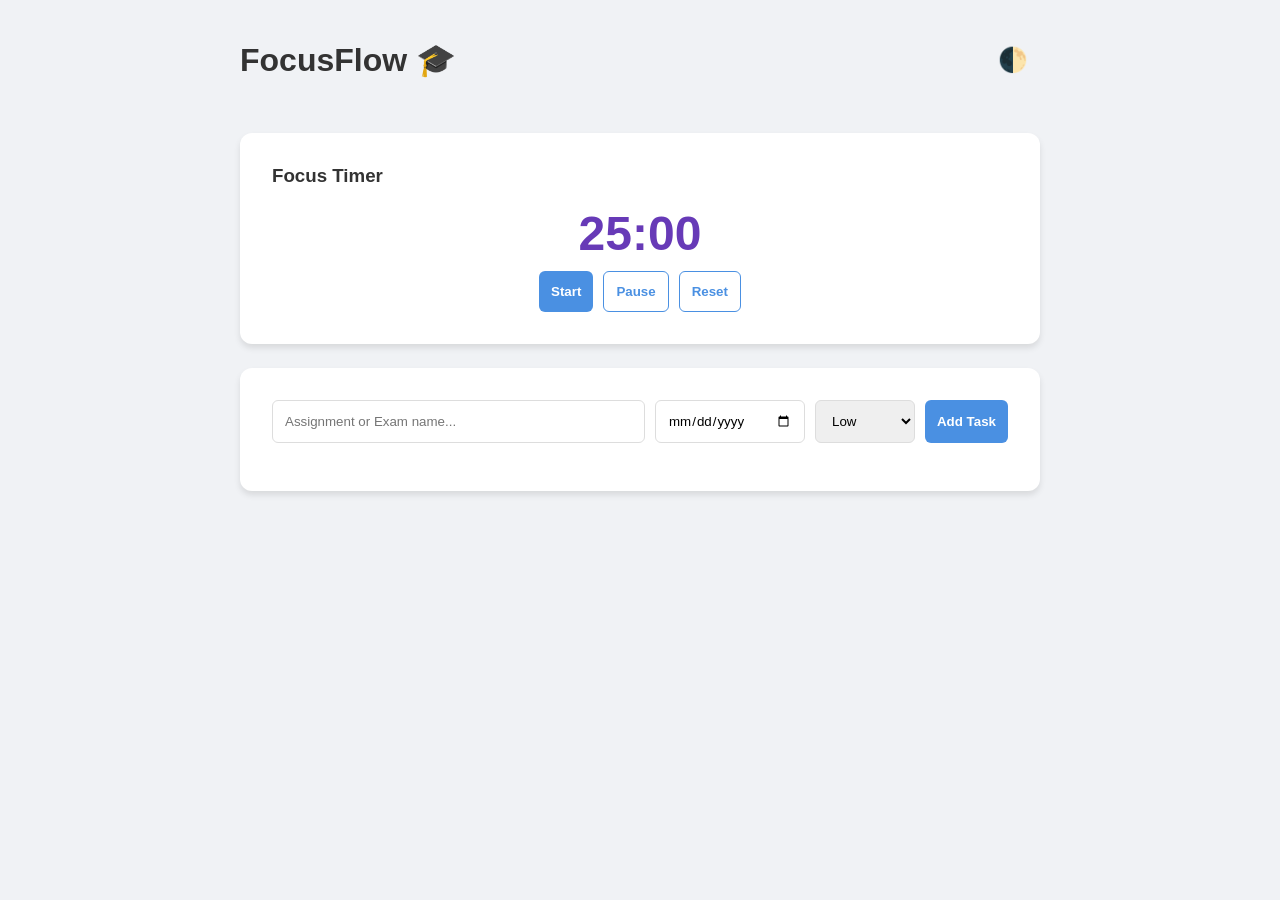
<file: ai_app.html>
<!DOCTYPE html>
<html lang="en">
<head>
    <meta charset="UTF-8">
    <meta name="viewport" content="width=device-width, initial-scale=1.0">
    <title>FocusFlow | Student Task Manager</title>
    <style>
        :root {
            --bg: #f0f2f5;
            --card-bg: #ffffff;
            --primary: #4a90e2;
            --accent: #673ab7;
            --danger: #ff5252;
            --success: #4caf50;
            --text: #333;
            --text-light: #666;
        }

        [data-theme="dark"] {
            --bg: #1a1a1a;
            --card-bg: #2d2d2d;
            --primary: #64b5f6;
            --text: #e0e0e0;
            --text-light: #aaa;
        }

        * { box-sizing: border-box; font-family: 'Segoe UI', Tahoma, Geneva, Verdana, sans-serif; }

        body {
            background-color: var(--bg);
            color: var(--text);
            margin: 0;
            display: flex;
            justify-content: center;
            padding: 20px;
            transition: background 0.3s ease;
        }

        .container {
            width: 100%;
            max-width: 800px;
        }

        header {
            display: flex;
            justify-content: space-between;
            align-items: center;
            margin-bottom: 2rem;
        }

        .card {
            background: var(--card-bg);
            padding: 2rem;
            border-radius: 12px;
            box-shadow: 0 4px 6px rgba(0,0,0,0.1);
            margin-bottom: 1.5rem;
        }

        /* Pomodoro Timer Styles */
        .timer-display {
            text-align: center;
            font-size: 3rem;
            font-weight: bold;
            margin: 10px 0;
            color: var(--accent);
        }

        .timer-controls {
            display: flex;
            justify-content: center;
            gap: 10px;
        }

        /* Task Form Styles */
        .input-group {
            display: grid;
            grid-template-columns: 1fr 150px 100px auto;
            gap: 10px;
            margin-bottom: 1rem;
        }

        @media (max-width: 600px) {
            .input-group { grid-template-columns: 1fr; }
        }

        input, select, button {
            padding: 12px;
            border: 1px solid #ddd;
            border-radius: 6px;
            outline: none;
        }

        button {
            cursor: pointer;
            background: var(--primary);
            color: white;
            border: none;
            font-weight: bold;
            transition: opacity 0.2s;
        }

        button:hover { opacity: 0.9; }
        .btn-outline { background: transparent; border: 1px solid var(--primary); color: var(--primary); }

        /* Task List Styles */
        .task-list { list-style: none; padding: 0; }

        .task-item {
            display: flex;
            align-items: center;
            padding: 1rem;
            background: var(--card-bg);
            border-left: 5px solid #ccc;
            margin-bottom: 10px;
            border-radius: 4px;
            animation: slideIn 0.3s ease-out;
        }

        .task-item.high { border-left-color: var(--danger); }
        .task-item.medium { border-left-color: #ffc107; }
        .task-item.low { border-left-color: var(--success); }

        .task-info { flex-grow: 1; margin: 0 15px; }
        .task-name { font-weight: 600; display: block; }
        .task-meta { font-size: 0.85rem; color: var(--text-light); }

        .completed { text-decoration: line-through; opacity: 0.6; }

        @keyframes slideIn {
            from { opacity: 0; transform: translateY(10px); }
            to { opacity: 1; transform: translateY(0); }
        }

        .theme-toggle { background: none; color: var(--text); font-size: 1.5rem; }
    </style>
</head>
<body>

<div class="container">
    <header>
        <h1>FocusFlow 🎓</h1>
        <button class="theme-toggle" onclick="toggleTheme()" title="Toggle Dark Mode">🌓</button>
    </header>

    <div class="card">
        <h3 style="margin-top:0">Focus Timer</h3>
        <div class="timer-display" id="timer">25:00</div>
        <div class="timer-controls">
            <button onclick="startTimer()">Start</button>
            <button class="btn-outline" onclick="pauseTimer()">Pause</button>
            <button class="btn-outline" onclick="resetTimer()">Reset</button>
        </div>
    </div>

    <div class="card">
        <div class="input-group">
            <input type="text" id="taskInput" placeholder="Assignment or Exam name...">
            <input type="date" id="dateInput">
            <select id="priorityInput">
                <option value="low">Low</option>
                <option value="medium">Medium</option>
                <option value="high">High</option>
            </select>
            <button onclick="addTask()">Add Task</button>
        </div>
    </div>

    <ul class="task-list" id="taskList"></ul>
</div>

<script>
    // --- State Management ---
    let tasks = JSON.parse(localStorage.getItem('studentTasks')) || [];
    let timerInterval;
    let timeLeft = 25 * 60;

    // --- Task Logic ---
    function addTask() {
        const name = document.getElementById('taskInput').value;
        const date = document.getElementById('dateInput').value;
        const priority = document.getElementById('priorityInput').value;

        if (!name) return alert("Please enter a task name!");

        const newTask = {
            id: Date.now(),
            name,
            date,
            priority,
            completed: false
        };

        tasks.push(newTask);
        saveAndRender();
        document.getElementById('taskInput').value = '';
    }

    function toggleTask(id) {
        tasks = tasks.map(t => t.id === id ? {...t, completed: !t.completed} : t);
        saveAndRender();
    }

    function deleteTask(id) {
        tasks = tasks.filter(t => t.id !== id);
        saveAndRender();
    }

    function saveAndRender() {
        localStorage.setItem('studentTasks', JSON.stringify(tasks));
        renderTasks();
    }

    function renderTasks() {
        const list = document.getElementById('taskList');
        list.innerHTML = '';

        tasks.sort((a,b) => b.id - a.id).forEach(task => {
            const li = document.createElement('li');
            li.className = `task-item ${task.priority}`;
            li.innerHTML = `
                <input type="checkbox" ${task.completed ? 'checked' : ''} onclick="toggleTask(${task.id})">
                <div class="task-info ${task.completed ? 'completed' : ''}">
                    <span class="task-name">${task.name}</span>
                    <span class="task-meta">${task.date ? 'Due: ' + task.date : 'No deadline'} | Priority: ${task.priority}</span>
                </div>
                <button style="background:none; color:var(--danger);" onclick="deleteTask(${task.id})">✕</button>
            `;
            list.appendChild(li);
        });
    }

    // --- Timer Logic ---
    function updateTimerDisplay() {
        const mins = Math.floor(timeLeft / 60);
        const secs = timeLeft % 60;
        document.getElementById('timer').textContent = 
            `${mins.toString().padStart(2, '0')}:${secs.toString().padStart(2, '0')}`;
    }

    function startTimer() {
        if (timerInterval) return;
        timerInterval = setInterval(() => {
            if (timeLeft > 0) {
                timeLeft--;
                updateTimerDisplay();
            } else {
                clearInterval(timerInterval);
                alert("Time's up! Take a break.");
            }
        }, 1000);
    }

    function pauseTimer() {
        clearInterval(timerInterval);
        timerInterval = null;
    }

    function resetTimer() {
        pauseTimer();
        timeLeft = 25 * 60;
        updateTimerDisplay();
    }

    // --- Theme Logic ---
    function toggleTheme() {
        const body = document.body;
        const current = body.getAttribute('data-theme');
        body.setAttribute('data-theme', current === 'dark' ? 'light' : 'dark');
    }

    // Initial Load
    renderTasks();
</script>

</body>
</html>
</file>
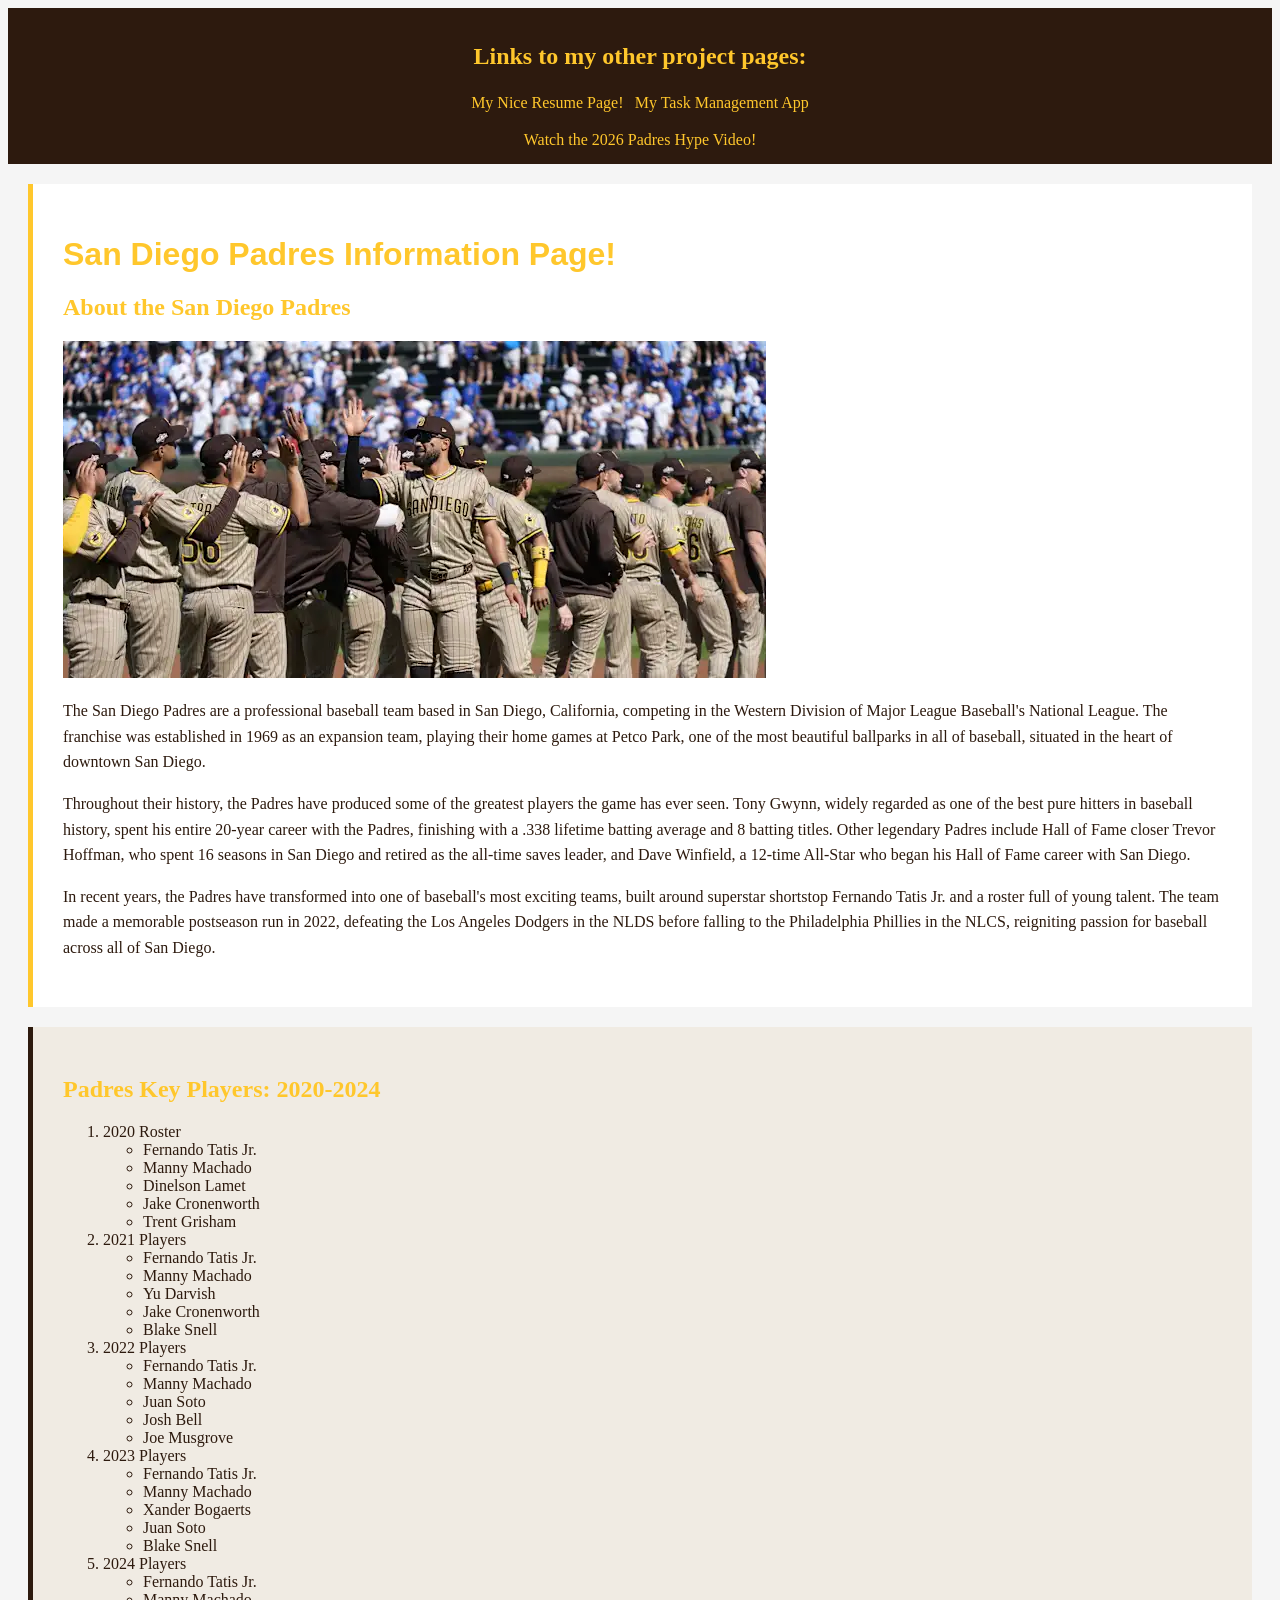
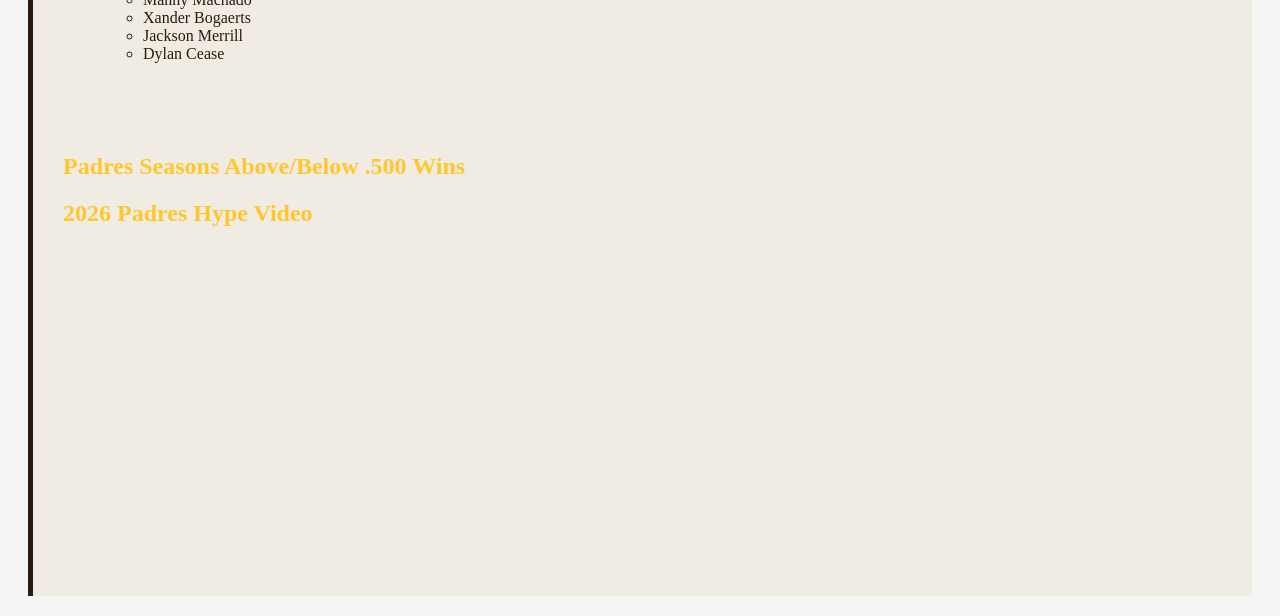
<file: scratch.html>
<!DOCTYPE html>
<html lang="en">
<head>
    <meta charset="UTF-8">
    <meta name="viewport" content="width=device-width, initial-scale=1.0">
    <title>Padres Information Page!</title>
    <link rel="stylesheet" href="css/padres.css">
</head>
<body>
    <div id="nav-section">
        <h2>Links to my other project pages:</h2>
        <p>
            <a href="index.html">My Nice Resume Page!</a>
            |
            <a href="ai_app.html">My Task Management App</a>
        </p>
        <a href="#hype-video">Watch the 2026 Padres Hype Video!</a>
    </div>

    <div id="about-section">
        <h1>San Diego Padres Information Page!</h1>
        <h2>About the San Diego Padres</h2>
       <img src="assets/img/padres.png">
        <p>The San Diego Padres are a professional baseball team based in San Diego, California, competing in the Western Division of Major League Baseball's National League. The franchise was established in 1969 as an expansion team, playing their home games at Petco Park, one of the most beautiful ballparks in all of baseball, situated in the heart of downtown San Diego.</p>
        <p>Throughout their history, the Padres have produced some of the greatest players the game has ever seen. Tony Gwynn, widely regarded as one of the best pure hitters in baseball history, spent his entire 20-year career with the Padres, finishing with a .338 lifetime batting average and 8 batting titles. Other legendary Padres include Hall of Fame closer Trevor Hoffman, who spent 16 seasons in San Diego and retired as the all-time saves leader, and Dave Winfield, a 12-time All-Star who began his Hall of Fame career with San Diego.</p>
        <p>In recent years, the Padres have transformed into one of baseball's most exciting teams, built around superstar shortstop Fernando Tatis Jr. and a roster full of young talent. The team made a memorable postseason run in 2022, defeating the Los Angeles Dodgers in the NLDS before falling to the Philadelphia Phillies in the NLCS, reigniting passion for baseball across all of San Diego.</p>
    </div>

    <div id="players-section">
        <h2>Padres Key Players: 2020-2024</h2>
        <ol>
            <li>2020 Roster
                <ul>
                    <li>Fernando Tatis Jr.</li>
                    <li>Manny Machado</li>
                    <li>Dinelson Lamet</li>
                    <li>Jake Cronenworth</li>
                    <li>Trent Grisham</li>
                </ul>
            </li>
            <li>2021 Players
                <ul>
                    <li>Fernando Tatis Jr.</li>
                    <li>Manny Machado</li>
                    <li>Yu Darvish</li>
                    <li>Jake Cronenworth</li>
                    <li>Blake Snell</li>
                </ul>
            </li>
            <li>2022 Players
                <ul>
                    <li>Fernando Tatis Jr.</li>
                    <li>Manny Machado</li>
                    <li>Juan Soto</li>
                    <li>Josh Bell</li>
                    <li>Joe Musgrove</li>
                </ul>
            </li>
            <li>2023 Players
                <ul>
                    <li>Fernando Tatis Jr.</li>
                    <li>Manny Machado</li>
                    <li>Xander Bogaerts</li>
                    <li>Juan Soto</li>
                    <li>Blake Snell</li>
                </ul>
            </li>
            <li>2024 Players
                <ul>
                    <li>Fernando Tatis Jr.</li>
                    <li>Manny Machado</li>
                    <li>Xander Bogaerts</li>
                    <li>Jackson Merrill</li>
                    <li>Dylan Cease</li>
                </ul>
            </li>
        </ol>
        <br>
        <br>
        <br>
        <h2>Padres Seasons Above/Below .500 Wins</h2>
        <div style="width: 600px;">
    <div class='tableauPlaceholder' id='viz1776249749540' style='position: relative'><noscript><a href='#'><img alt=' ' src='https:&#47;&#47;public.tableau.com&#47;static&#47;images&#47;HW&#47;HW5Padreswinningseasons&#47;NLWestDivsionWinsAboveBelow_500&#47;1_rss.png' style='border: none' /></a></noscript><object class='tableauViz'  style='display:none;'><param name='host_url' value='https%3A%2F%2Fpublic.tableau.com%2F' /> <param name='embed_code_version' value='3' /> <param name='site_root' value='' /><param name='name' value='HW5Padreswinningseasons&#47;NLWestDivsionWinsAboveBelow_500' /><param name='tabs' value='no' /><param name='toolbar' value='yes' /><param name='static_image' value='https:&#47;&#47;public.tableau.com&#47;static&#47;images&#47;HW&#47;HW5Padreswinningseasons&#47;NLWestDivsionWinsAboveBelow_500&#47;1.png' /> <param name='animate_transition' value='yes' /><param name='display_static_image' value='yes' /><param name='display_spinner' value='yes' /><param name='display_overlay' value='yes' /><param name='display_count' value='yes' /><param name='language' value='en-US' /></object></div>                <script type='text/javascript'>                    var divElement = document.getElementById('viz1776249749540');                    var vizElement = divElement.getElementsByTagName('object')[0];                    vizElement.style.width='100%';vizElement.style.height=(divElement.offsetWidth*0.75)+'px';                    var scriptElement = document.createElement('script');                    scriptElement.src = 'https://public.tableau.com/javascripts/api/viz_v1.js';                    vizElement.parentNode.insertBefore(scriptElement, vizElement);                </script>
</div>
        <!-- <div class='tableauPlaceholder' id='viz1776249749540' style='position: relative'><noscript><a href='#'><img alt=' ' src='https:&#47;&#47;public.tableau.com&#47;static&#47;images&#47;HW&#47;HW5Padreswinningseasons&#47;NLWestDivsionWinsAboveBelow_500&#47;1_rss.png' style='border: none' /></a></noscript><object class='tableauViz'  style='display:none;'><param name='host_url' value='https%3A%2F%2Fpublic.tableau.com%2F' /> <param name='embed_code_version' value='3' /> <param name='site_root' value='' /><param name='name' value='HW5Padreswinningseasons&#47;NLWestDivsionWinsAboveBelow_500' /><param name='tabs' value='no' /><param name='toolbar' value='yes' /><param name='static_image' value='https:&#47;&#47;public.tableau.com&#47;static&#47;images&#47;HW&#47;HW5Padreswinningseasons&#47;NLWestDivsionWinsAboveBelow_500&#47;1.png' /> <param name='animate_transition' value='yes' /><param name='display_static_image' value='yes' /><param name='display_spinner' value='yes' /><param name='display_overlay' value='yes' /><param name='display_count' value='yes' /><param name='language' value='en-US' /></object></div>                <script type='text/javascript'>                    var divElement = document.getElementById('viz1776249749540');                    var vizElement = divElement.getElementsByTagName('object')[0];                    vizElement.style.width='100%';vizElement.style.height=(divElement.offsetWidth*0.75)+'px';                    var scriptElement = document.createElement('script');                    scriptElement.src = 'https://public.tableau.com/javascripts/api/viz_v1.js';                    vizElement.parentNode.insertBefore(scriptElement, vizElement);                </script> -->
        <h2 id="hype-video">2026 Padres Hype Video</h2>
        <iframe width="560" height="315" src="https://www.youtube.com/embed/UMs2qeBFuvw" title="YouTube video player" frameborder="0" allowfullscreen></iframe>
    </div>
</body>
</html>
</file>
<file: css/padres.css>
body {
    background-color: #f5f5f5;
    font-family: Georgia, serif;
    color: #2d1a0e;
}

h1 {
    color: #ffc72c;
    font-family: Impact, sans-serif;
}

h2 {
    color: #ffc72c;
}

p {
    font-size: 16px;
    line-height: 1.6;
}

body {
    background-color: #f5f5f5;
    font-family: Georgia, serif;
    color: #2d1a0e;
}

#nav-section {
    background-color: #2d1a0e;
    padding: 15px;
    text-align: center;
}

#about-section {
    background-color: #ffffff;
    padding: 30px;
    margin: 20px;
    border-left: 5px solid #ffc72c;
}

#players-section {
    background-color: #f0ebe3;
    padding: 30px;
    margin: 20px;
    border-left: 5px solid #2d1a0e;
}

#nav-section a {
    color: #ffc72c;
    text-decoration: none;
}

#nav-section a:hover {
    color: #ffffff;
    text-decoration: underline;
}

#nav-section a:visited {
    color: #f0ebe3;
}
</file>
